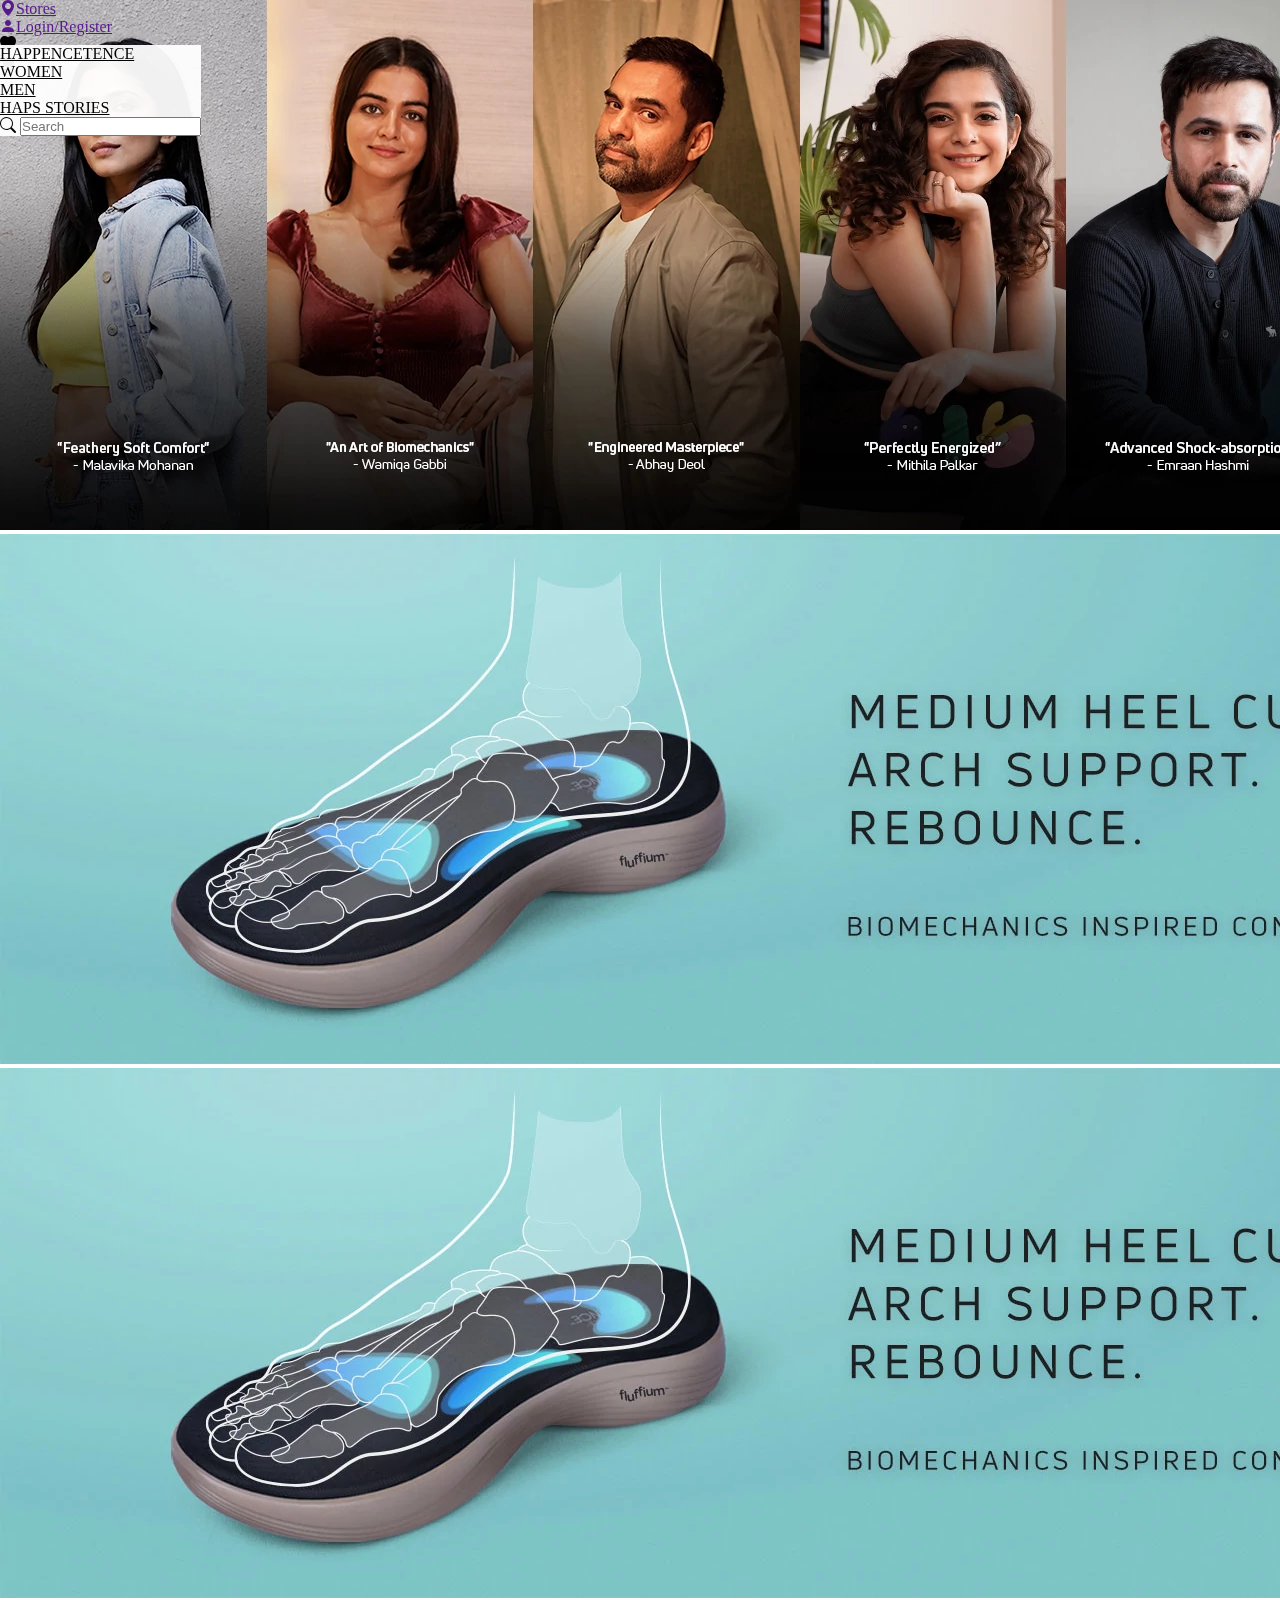
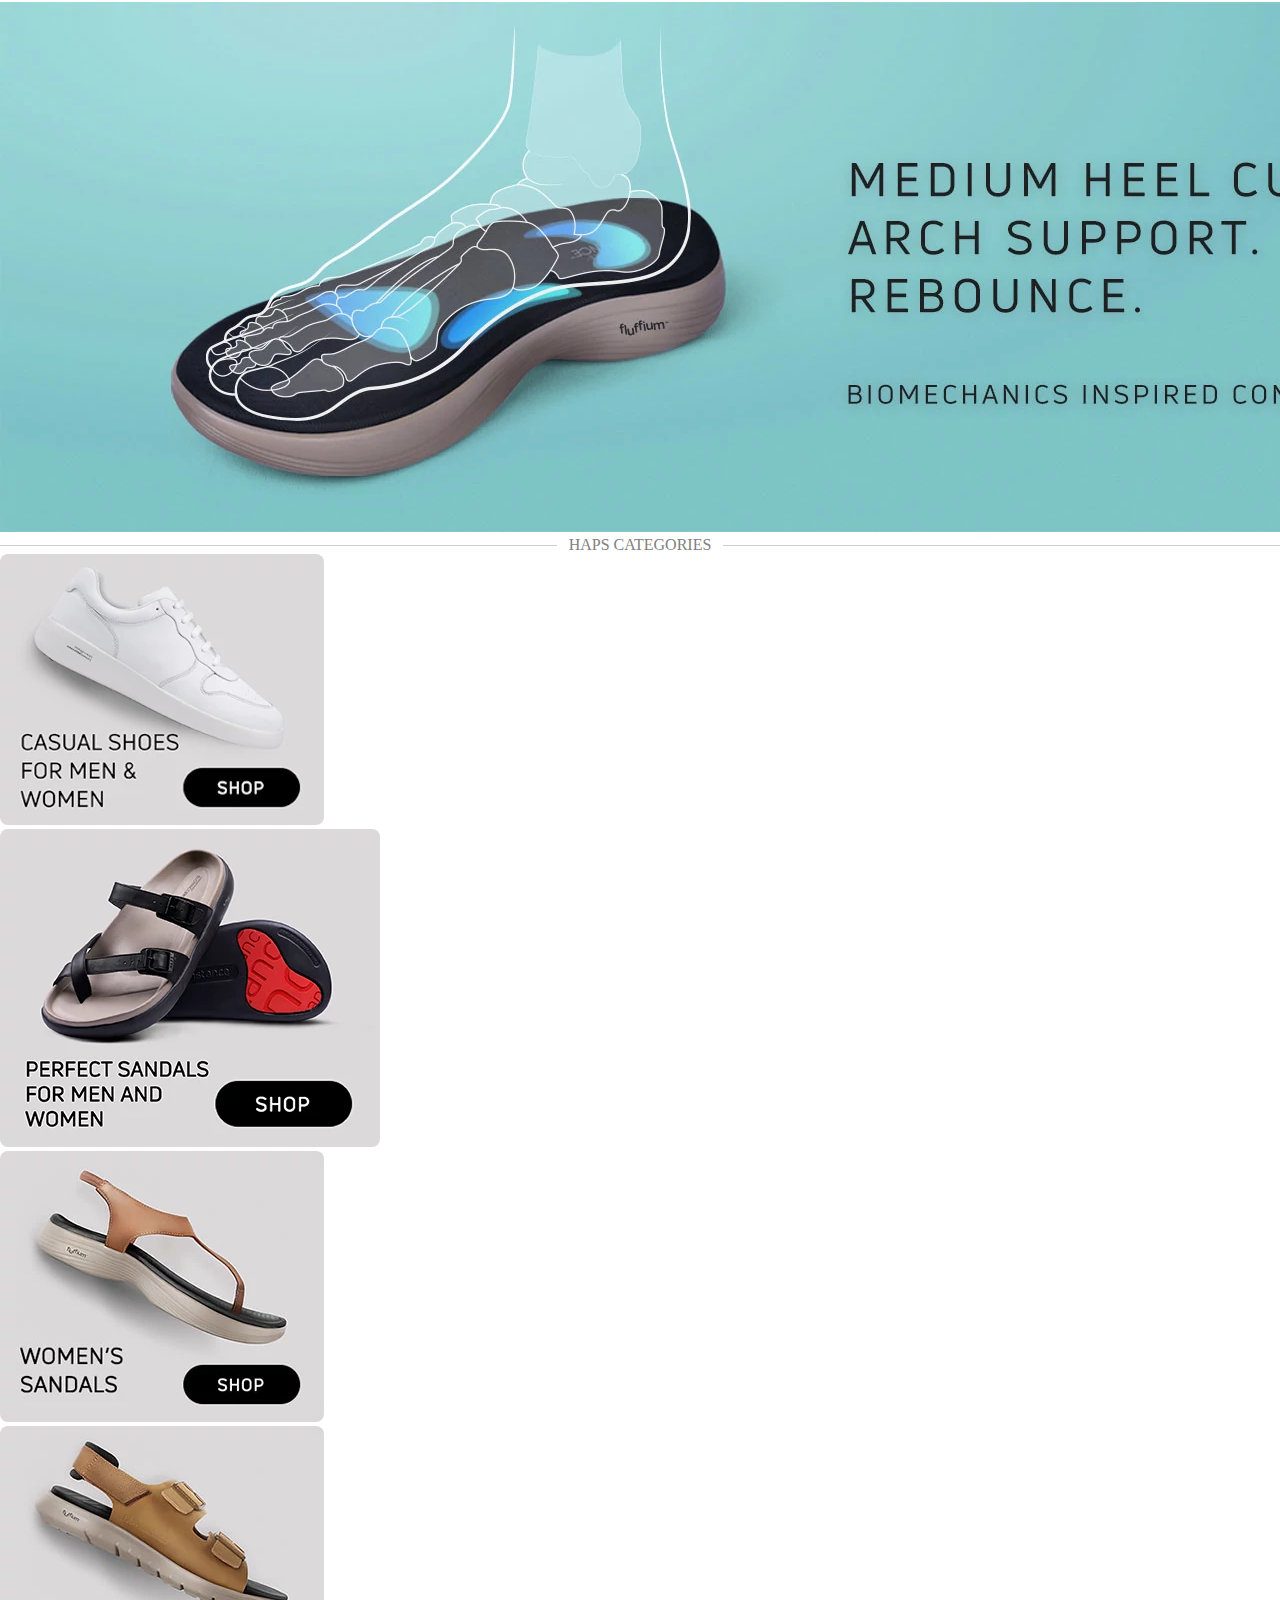
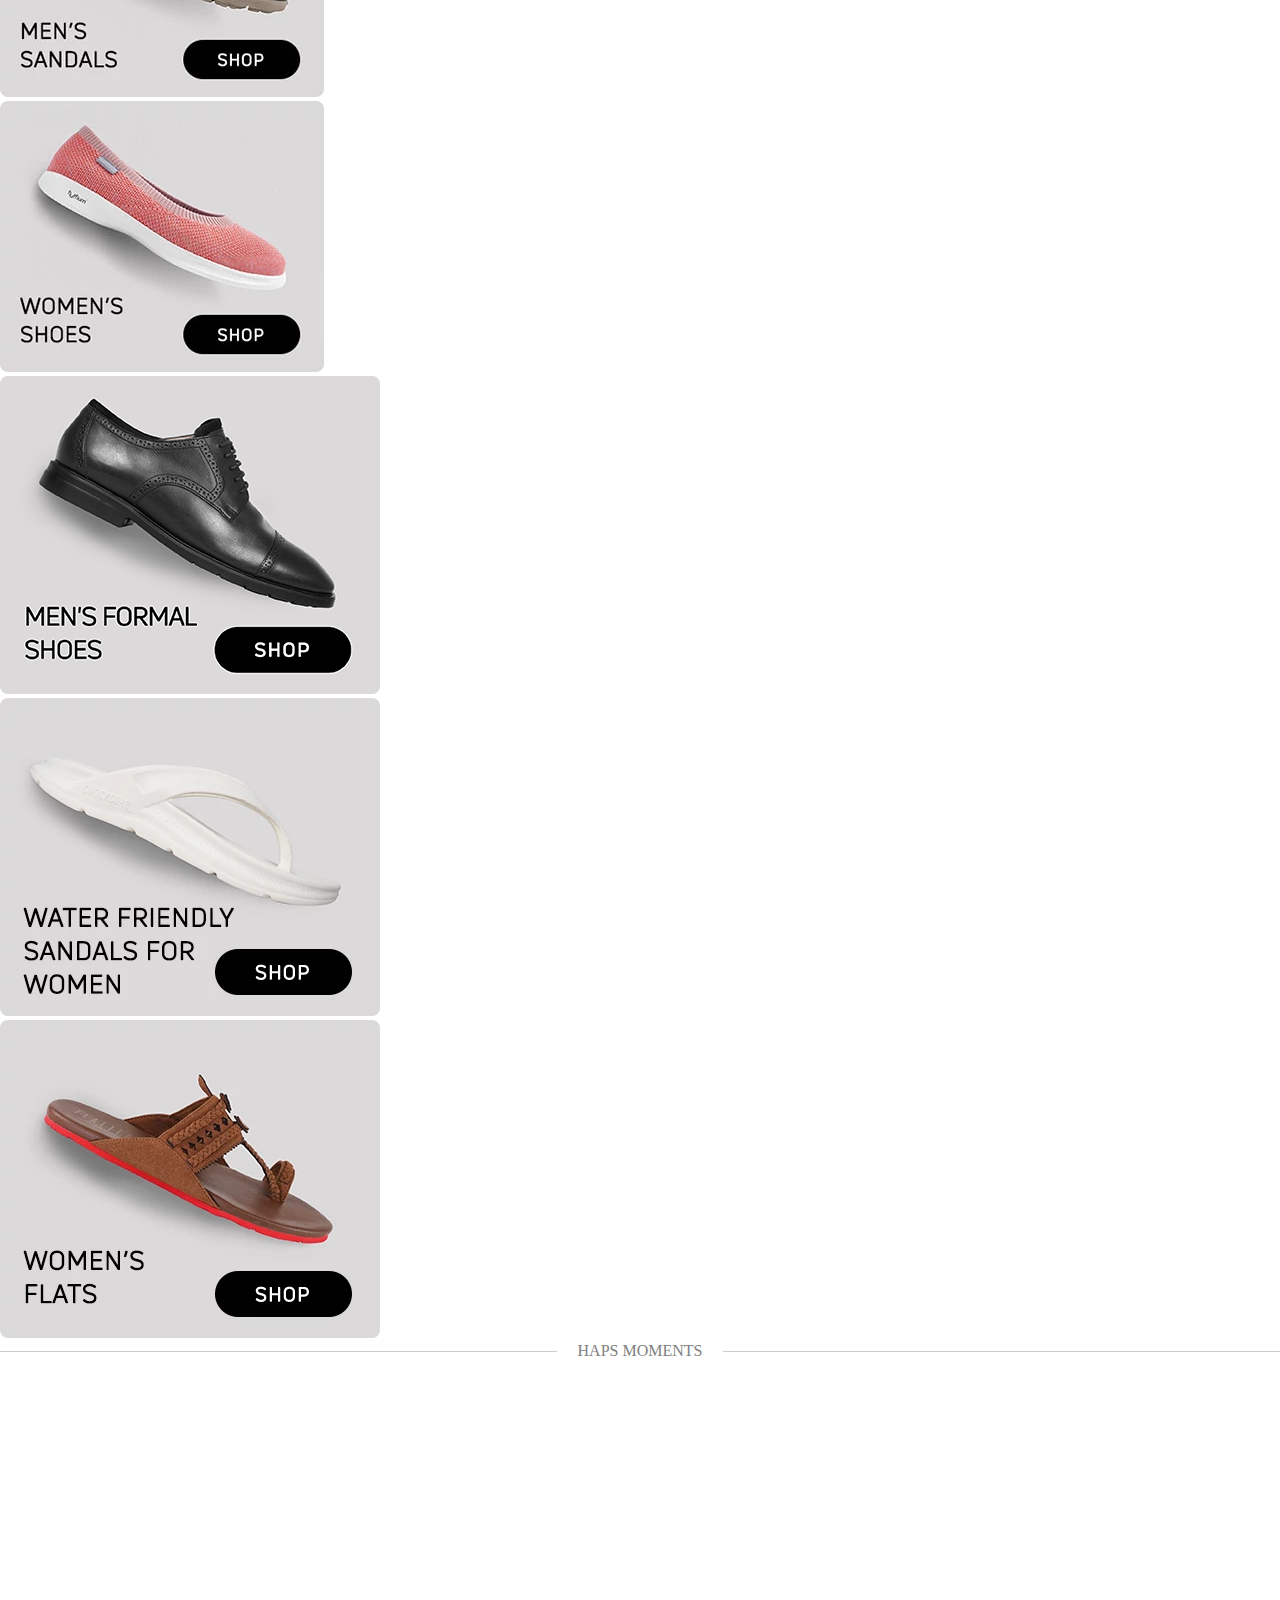
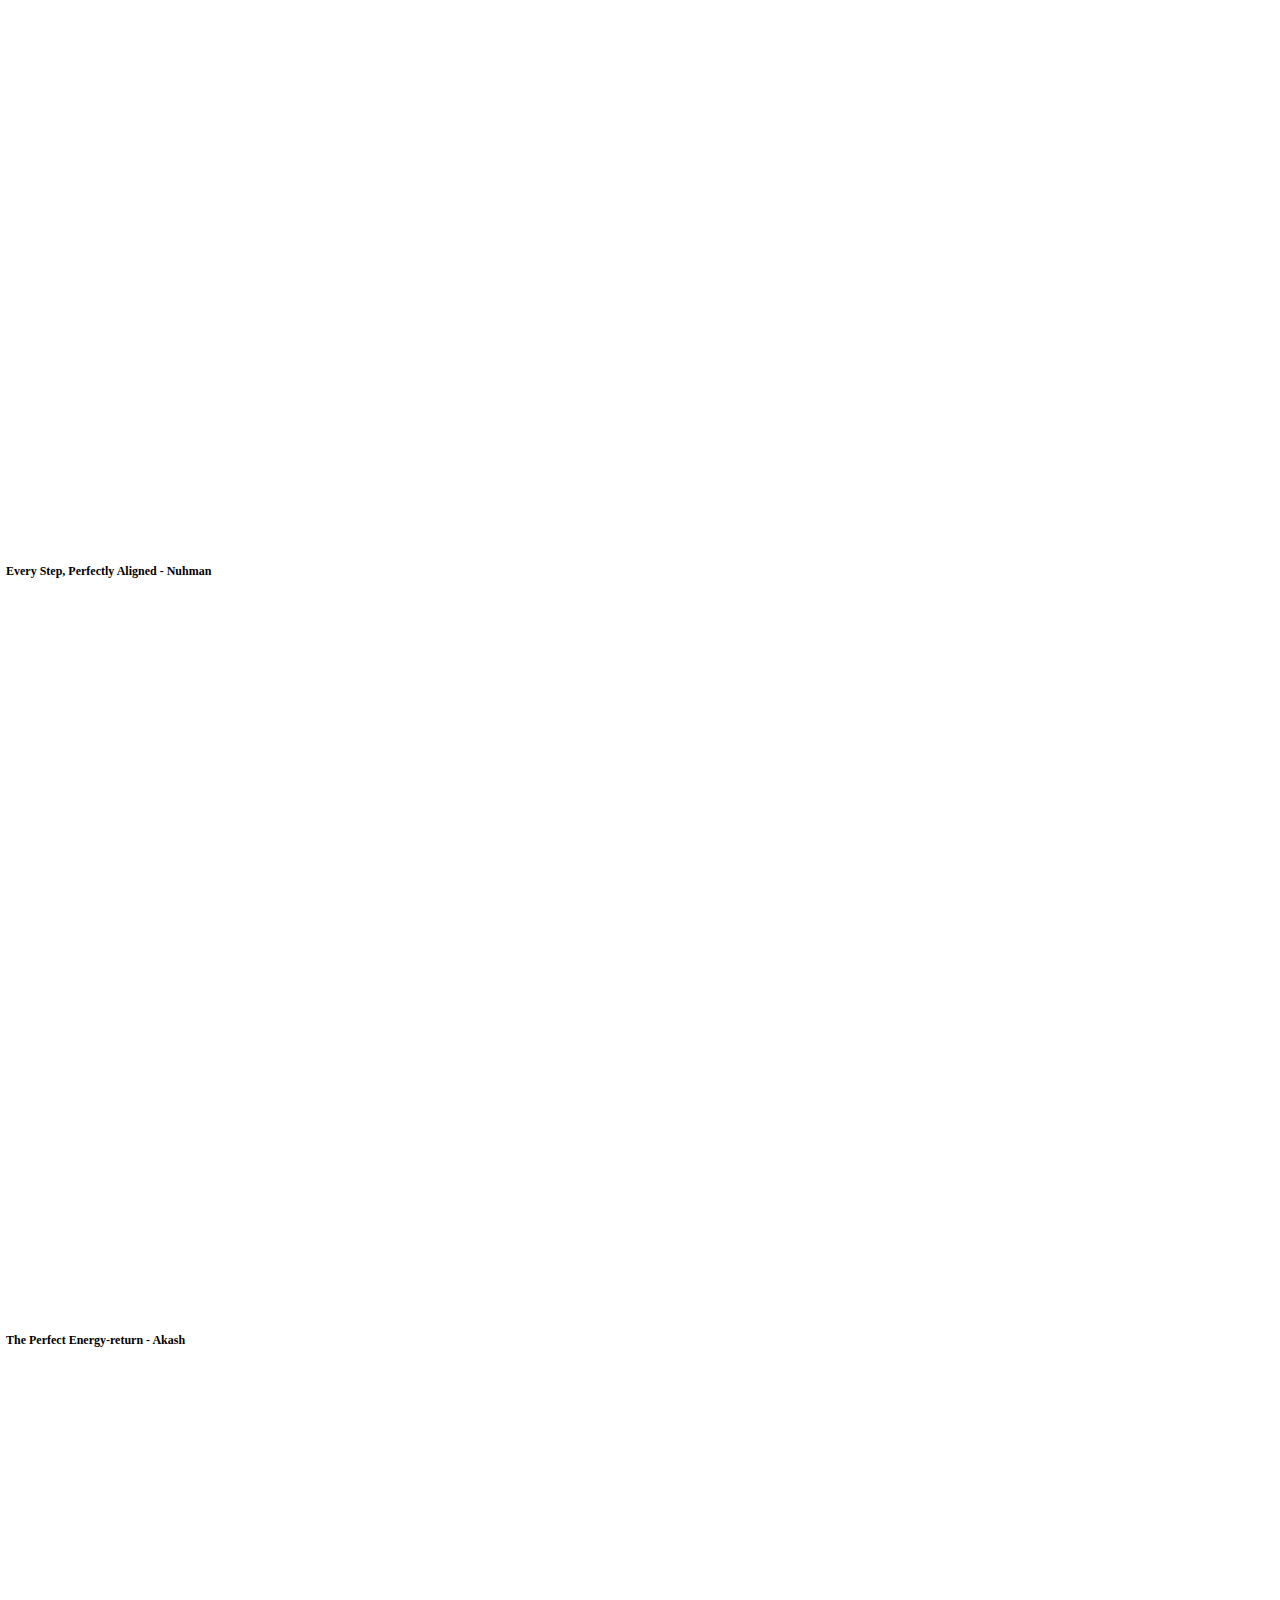
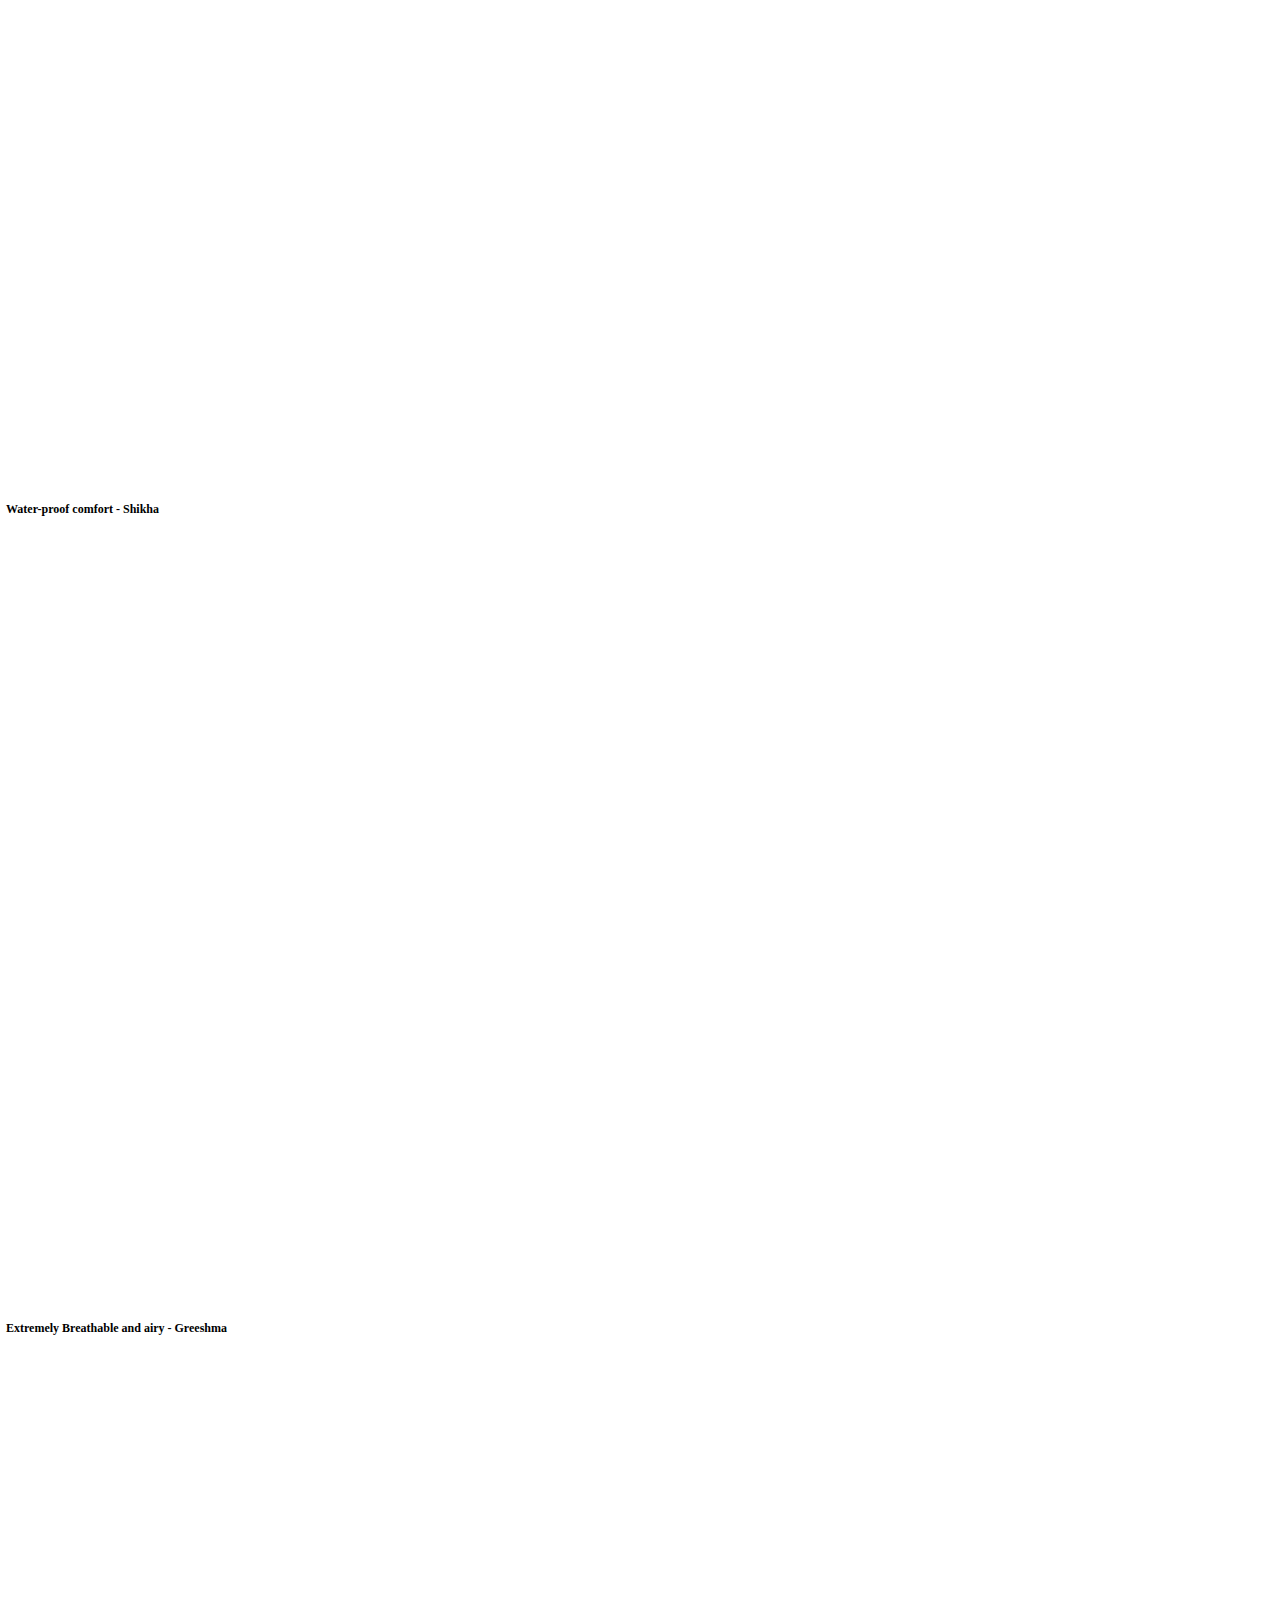
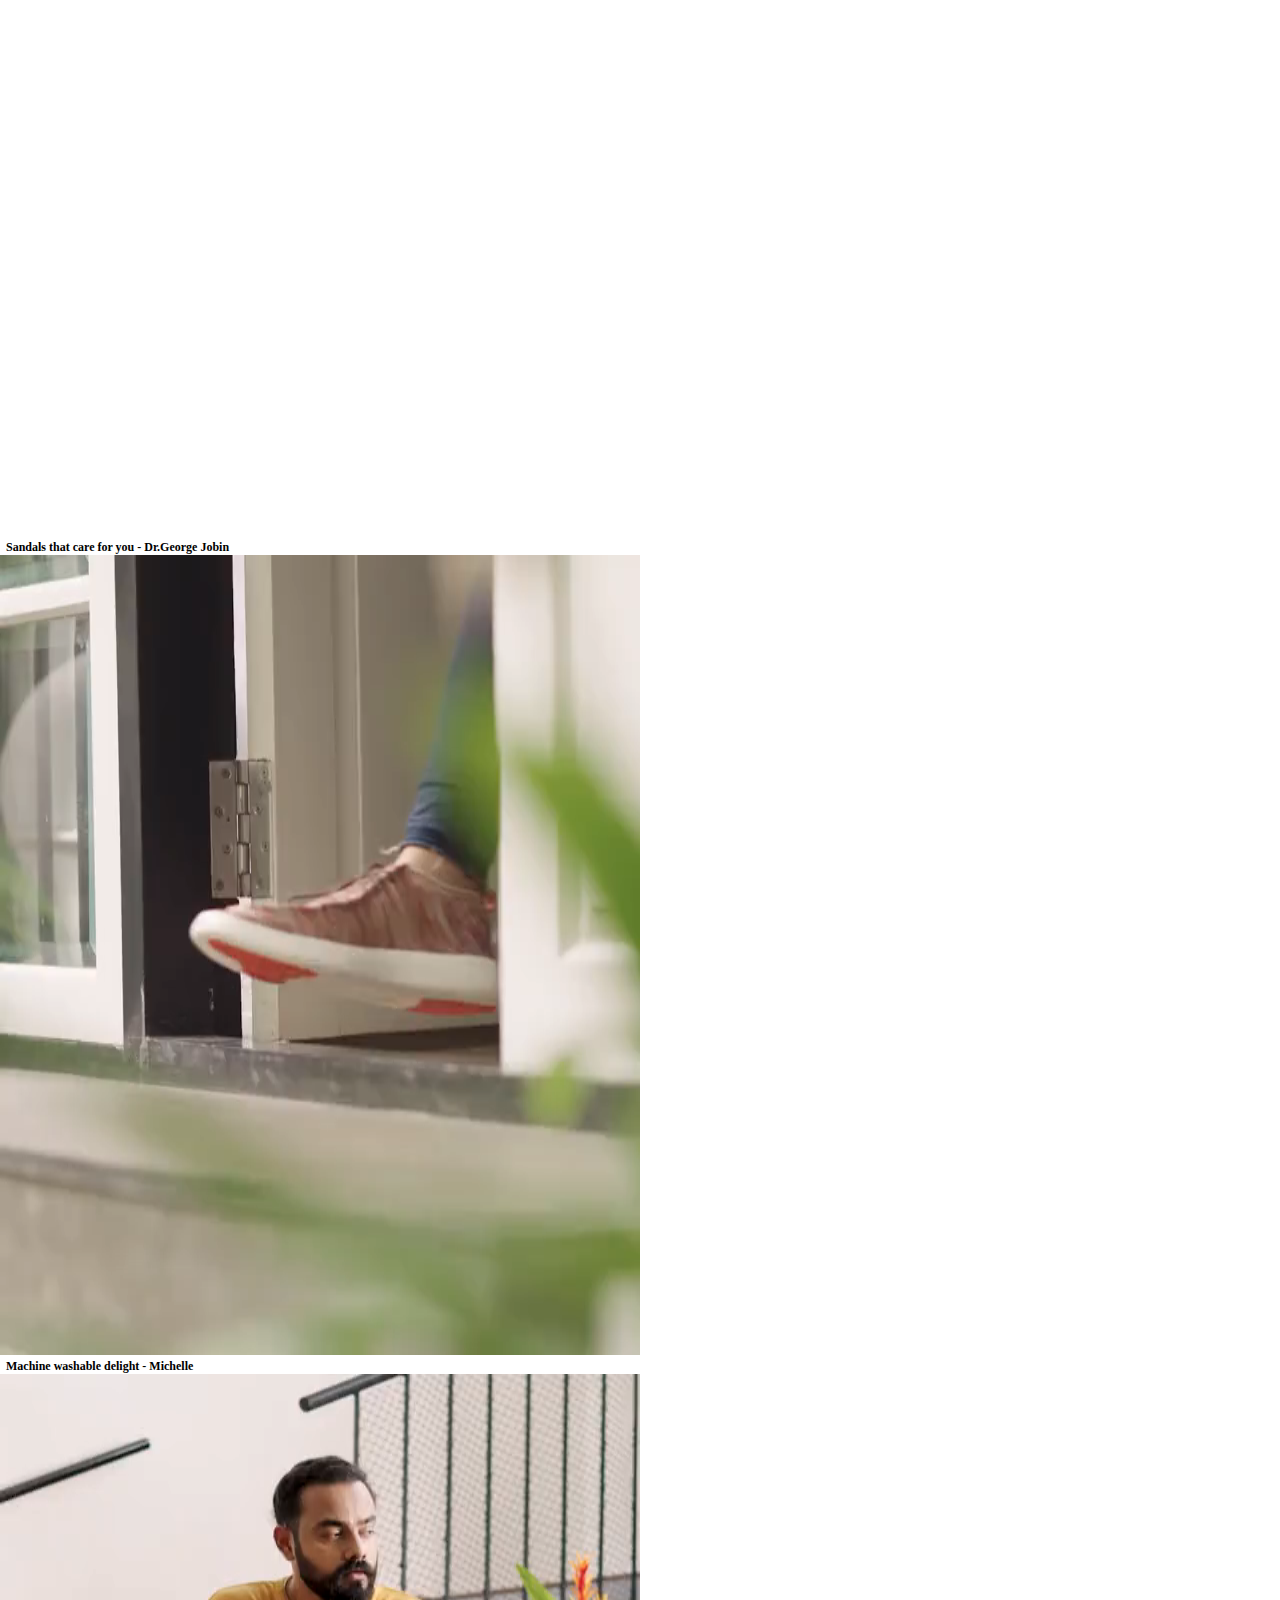
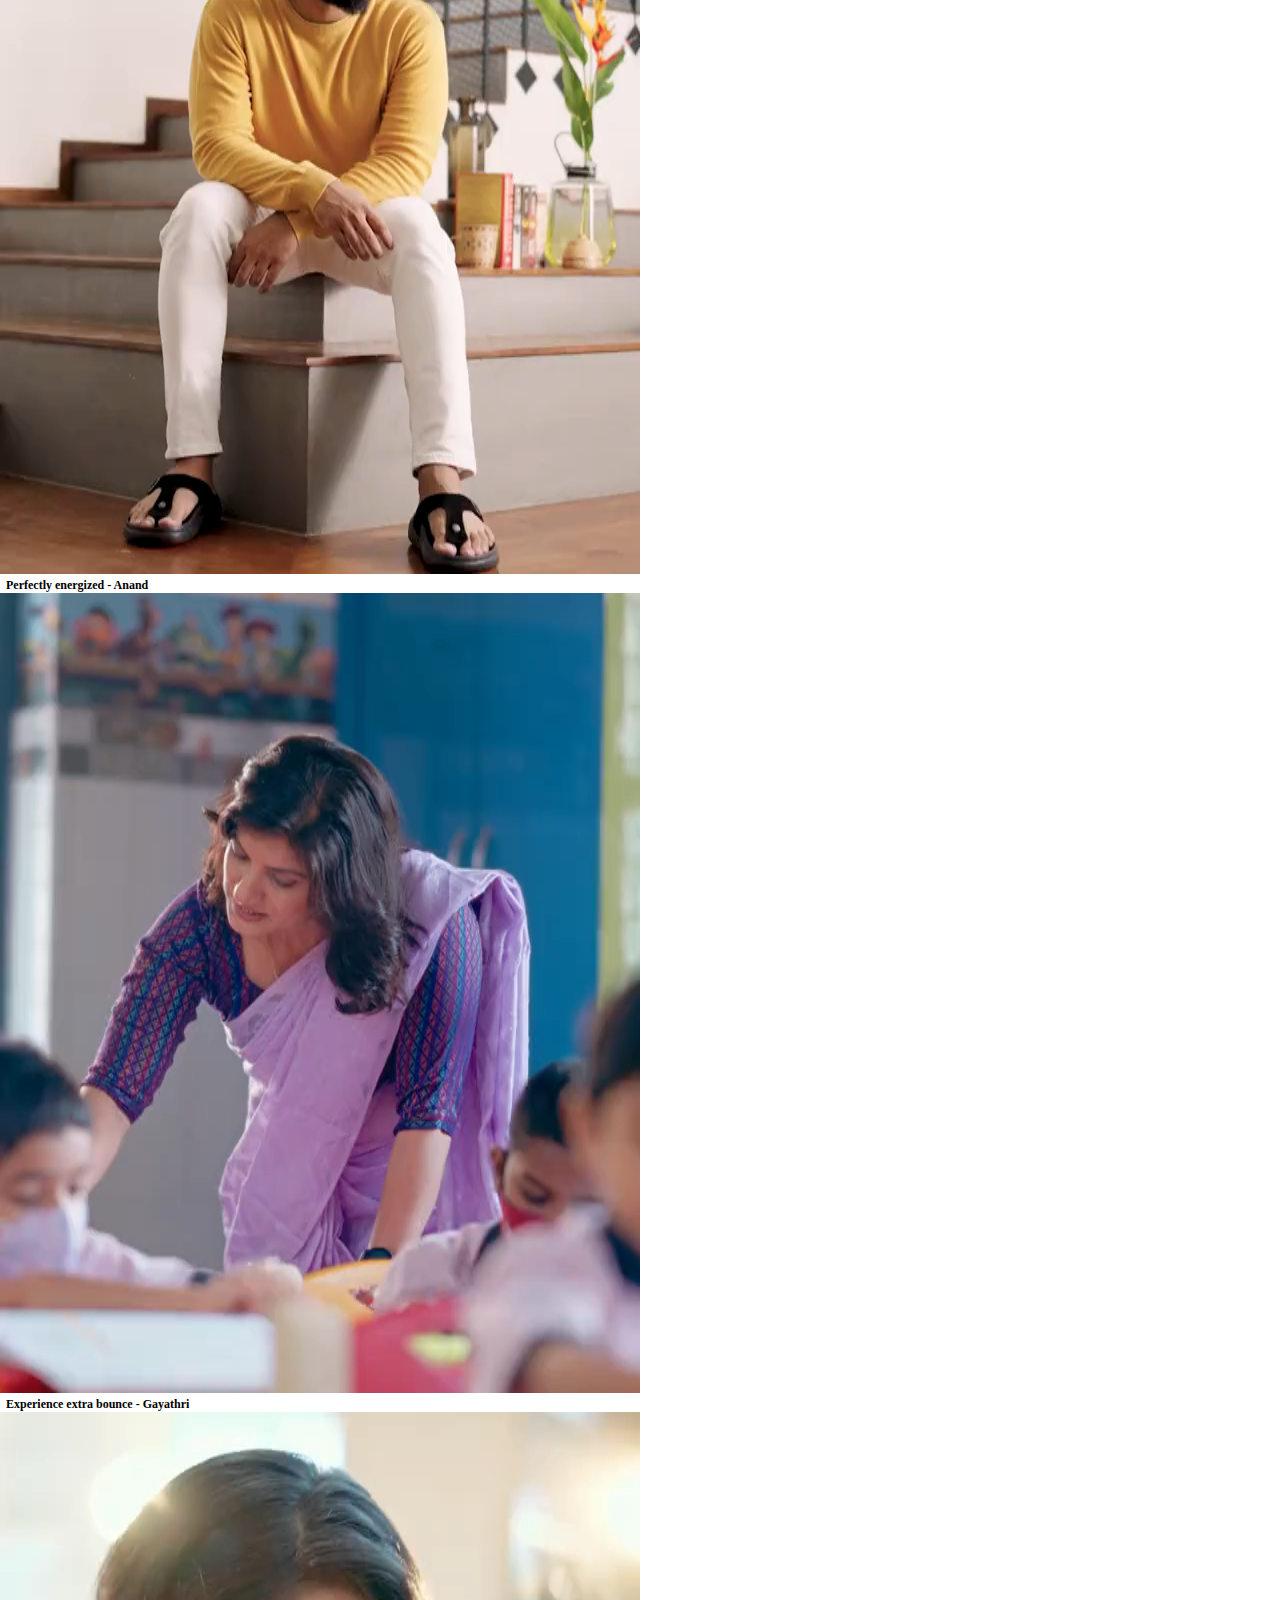
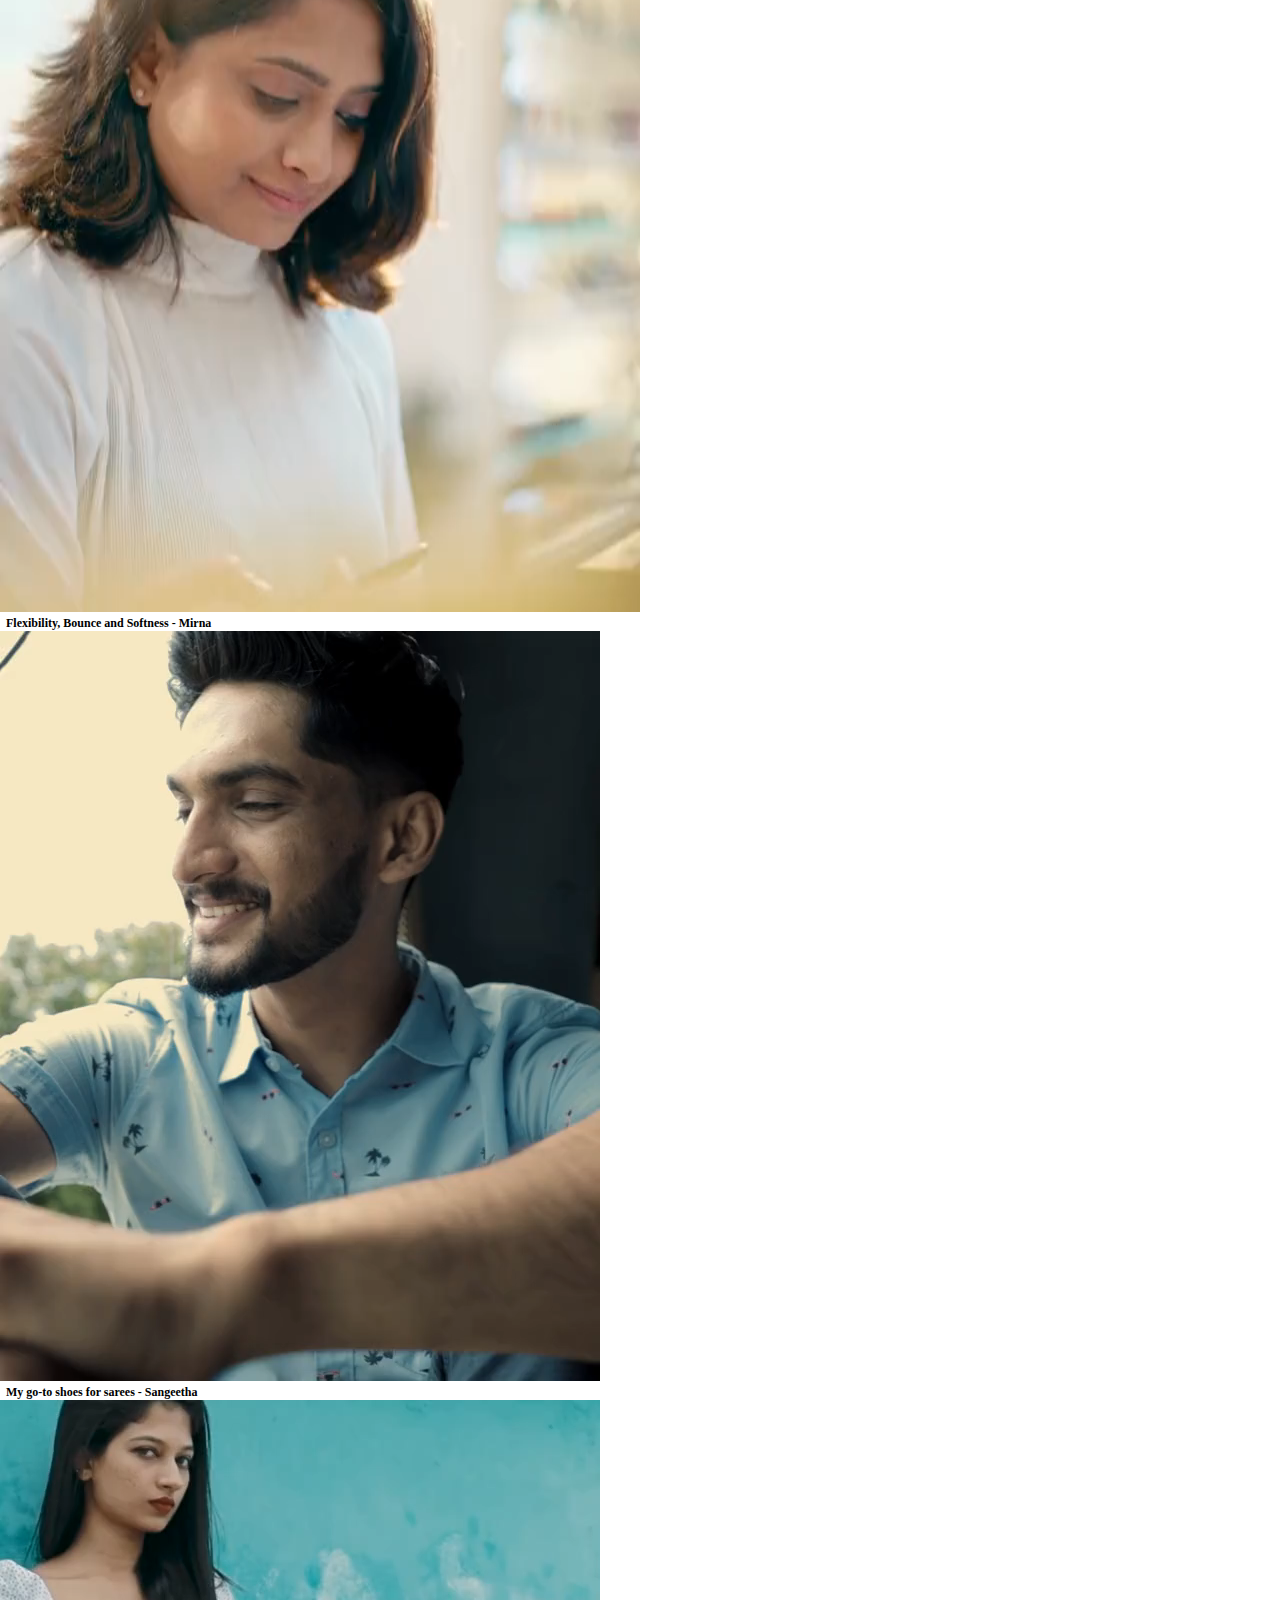
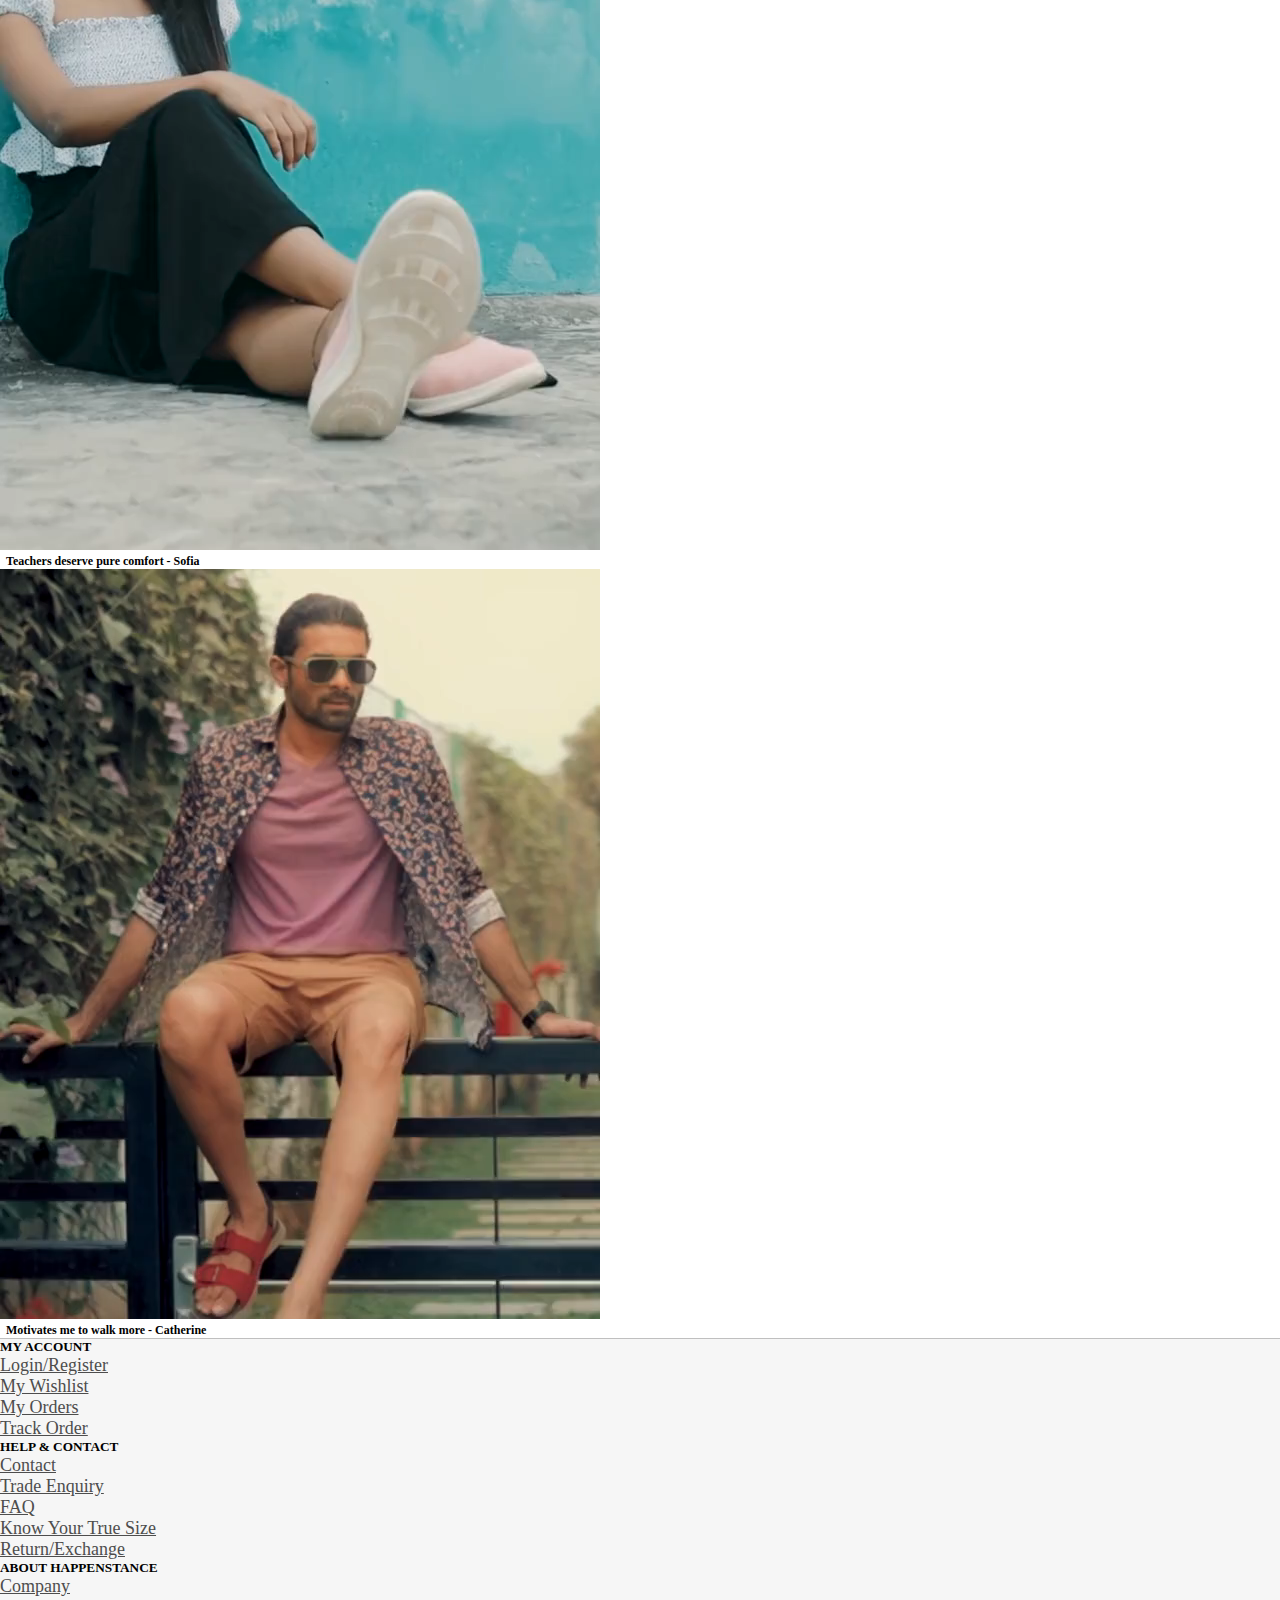
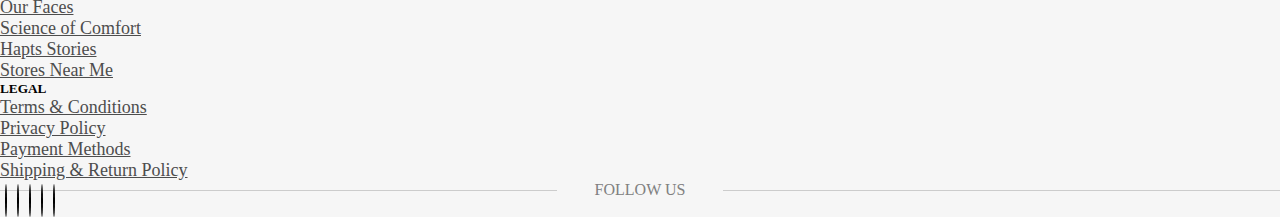
<file: Happanstance Website Template/index.html>
<!DOCTYPE html>
<html lang="en">
<head>
    <meta charset="UTF-8">
    <meta name="viewport" content="width=device-width, initial-scale=1.0">
    <!-- CSS File -->
    <link rel="stylesheet" href="style.css">
    <!-- Favicon -->
    <link rel="icon" href="Images/favicon.png">
    <!-- Font Awesome CDN -->
    <link rel="stylesheet" href="https://cdnjs.cloudflare.com/ajax/libs/font-awesome/6.5.1/css/all.min.css" integrity="sha512-DTOQO9RWCH3ppGqcWaEA1BIZOC6xxalwEsw9c2QQeAIftl+Vegovlnee1c9QX4TctnWMn13TZye+giMm8e2LwA==" crossorigin="anonymous" referrerpolicy="no-referrer">
    <!-- Bootstrap File -->
    <link href="https://cdn.jsdelivr.net/npm/bootstrap@5.0.2/dist/css/bootstrap.min.css" rel="stylesheet" integrity="sha384-EVSTQN3/azprG1Anm3QDgpJLIm9Nao0Yz1ztcQTwFspd3yD65VohhpuuCOmLASjC" crossorigin="anonymous">
    <script src="https://cdn.jsdelivr.net/npm/bootstrap@5.0.2/dist/js/bootstrap.bundle.min.js" integrity="sha384-MrcW6ZMFYlzcLA8Nl+NtUVF0sA7MsXsP1UyJoMp4YLEuNSfAP+JcXn/tWtIaxVXM" crossorigin="anonymous"></script>
    <!-- Bootstrap Icon CDN -->
    <link rel="stylesheet" href="https://cdn.jsdelivr.net/npm/bootstrap-icons@1.11.2/font/bootstrap-icons.min.css">
    <title>Happencetence</title>
</head>
<body>
    <header class="bg-dark w-100 header">
        <div class="container d-none d-lg-block">
            <ul class="m-0 list-unstyled d-flex justify-content-end">
                <li class="fs-5"><a href="" class="text-white nav-link"><i class="bi bi-geo-alt-fill me-1"></i>Stores</a></li>
                <li class="fs-5"><a href="" class="text-white nav-link"><i class="bi bi-person-fill me-1"></i>Login/Register</a></li>
                <li class="fs-5"><i class="bi bi-heart-fill nav-link text-light"></i></li>
                <li class="fs-5"><i class="bi bi-cart-fill nav-link text-light"></i></li>
            </ul>
        </div>
    </header>
    <section class="w-100 border-bottom section">
        <div class="container pt-3 pb-3 d-flex justify-content-between align-items-center">
            <div class="logo">
                <a href="" class="nav-link fs-3 fw-bold ps-0">HAPPENCETENCE</a>
            </div>
            <ul class="list-unstyled m-0 d-flex">
                <li class="fw-bold me-3 p-2"><a href="" class="text-decoration-none">WOMEN</a></li>
                <li class="fw-bold me-3 p-2"><a href="" class="text-decoration-none">MEN</a></li>
                <li class="fw-bold me-3 p-2"><a href="" class="text-decoration-none">HAPS STORIES</a></li>
            </ul>
            <div class="inputs d-none d-md-flex align-items-center rounded-pill form-control w-25">
                <i class="bi bi-search me-2"></i>
                <input type="search" placeholder="Search" class="border-0 btn-outline-none w-100" style="outline: none;">
            </div>
        </div>
    </section>
    <!-- Carousel -->
    <section class="mt-5 pt-3">
        <div class="container">
            <div class="carousel slide mt-5 pt-4" data-bs-ride="carousel">
                <div class="carousel-inner">
                    <div class="carousel-item active">
                        <img src="Images/carousel1.webp" alt="" class="w-100">
                   </div>
                   <div class="carousel-item">
                       <img src="Images/carousel2.webp" alt="" class="w-100">
                   </div>
                   <div class="carousel-item">
                       <img src="Images/carousel2.webp" alt="" class="w-100">
                   </div>
                   <div class="carousel-item">
                       <img src="Images/carousel2.webp" alt="" class="w-100">
                   </div>
                </div>
            </div>
        </div>
    </section>
    <header class="container-fluid">
        <div class="container">
            <p class="fw-bold my-3">HAPS CATEGORIES</p>
            <div class="row">
                <div class="col-lg-3 mb-4">
                    <img src="Images/category 1.webp" alt="" class="img-fluid w-100" style="border-radius: 8px;">
                </div>
                <div class="col-lg-3 mb-4">
                    <img src="Images/category 2.webp" alt="" class="img-fluid w-100" style="border-radius: 8px;">
                </div>
                <div class="col-lg-3 mb-4">
                    <img src="Images/category 3.webp" alt="" class="img-fluid w-100" style="border-radius: 8px;">
                </div>
                <div class="col-lg-3 mb-4">
                    <img src="Images/category 4.webp" alt="" class="img-fluid w-100" style="border-radius: 8px;">
                </div>
                <div class="col-lg-3 mb-4">
                    <img src="Images/category 5.webp" alt="" class="img-fluid w-100" style="border-radius: 8px;">
                </div>
                <div class="col-lg-3 mb42">
                    <img src="Images/category 6.png" alt="" class="img-fluid w-100" style="border-radius: 8px;">
                </div>
                <div class="col-lg-3 mb-4">
                    <img src="Images/category 7.webp" alt="" class="img-fluid w-100" style="border-radius: 8px;">
                </div>
                <div class="col-lg-3 mb-4">
                    <img src="Images/category 8.webp" alt="" class="img-fluid w-100" style="border-radius: 8px;">
                </div>
            </div>
        </div>
    </header>
    <div class="container-fluid">
        <div class="container">
            <p class="fw-bold my-3">HAPS MOMENTS</p>
            <div class="row">
                <div class="col-lg-3 mt-3">
                    <video src="Images/video 1.mp4" class="img-fluid w-100 rounded" type="video/mp4" autoplay muted loop></video>
                    <h6>Every Step, Perfectly Aligned - Nuhman</h6>
                </div>
                <div class="col-lg-3 mt-3">
                    <video src="Images/video 2.mp4" class="img-fluid w-100 rounded" type="video/mp4" autoplay muted loop></video>
                    <h6>The Perfect Energy-return - Akash</h6>
                </div>
                <div class="col-lg-3 mt-3">
                    <video src="Images/video 3.mp4" class="img-fluid w-100 rounded" type="video/mp4" autoplay muted loop></video>
                    <h6>Water-proof comfort - Shikha</h6>
                </div>
                <div class="col-lg-3 mt-3">
                    <video src="Images/video 4.mp4" class="img-fluid w-100 rounded" type="video/mp4" autoplay muted loop></video>
                    <h6>Extremely Breathable and airy - Greeshma</h6>
                </div>
                <div class="col-lg-3 mt-3">
                    <video src="Images/video 5.mp4" class="img-fluid w-100 rounded" type="video/mp4" autoplay muted loop></video>
                    <h6>Sandals that care for you - Dr.George Jobin</h6>
                </div>
                <div class="col-lg-3 mt-3">
                    <video src="Images/video 6.mp4" class="img-fluid w-100 rounded" type="video/mp4" autoplay muted loop></video>
                    <h6>Machine washable delight - Michelle</h6>
                </div>
                <div class="col-lg-3 mt-3">
                    <video src="Images/video 7.mp4" class="img-fluid w-100 rounded" type="video/mp4" autoplay muted loop></video>
                    <h6>Perfectly energized - Anand</h6>
                </div>
                <div class="col-lg-3 mt-3">
                    <video src="Images/video 8.mp4" class="img-fluid w-100 rounded" type="video/mp4" autoplay muted loop></video>
                    <h6>Experience extra bounce - Gayathri</h6>
                </div>
                <div class="col-lg-3 mt-3">
                    <video src="Images/video 9.mp4" class="img-fluid w-100 rounded" type="video/mp4" autoplay muted loop></video>
                    <h6>Flexibility, Bounce and Softness - Mirna</h6>
                </div>
                <div class="col-lg-3 mt-3">
                    <video src="Images/video 10.mp4" class="img-fluid w-100 rounded" type="video/mp4" autoplay muted loop></video>
                    <h6>My go-to shoes for sarees - Sangeetha</h6>
                </div>
                <div class="col-lg-3 mt-3">
                    <video src="Images/video 11.mp4" class="img-fluid w-100 rounded" type="video/mp4" autoplay muted loop></video>
                    <h6>Teachers deserve pure comfort - Sofia</h6>
                </div>
                <div class="col-lg-3 mt-3">
                    <video src="Images/video 12.mp4" class="img-fluid w-100 rounded" type="video/mp4" autoplay muted loop></video>
                    <h6>Motivates me to walk more - Catherine</h6>
                </div>
            </div>
        </div>
    </div>
    <footer class="py-4 mt-5">
        <div class="container">
            <div class="row">
                <div class="col-lg-3">
                    <h5 class="fw-bold">MY ACCOUNT</h5>
                    <ul class="list-unstyled mt-3">
                        <li class="mt-2"><a href="" class="text-decoration-none">Login/Register</a></li>
                        <li class="mt-2"><a href="" class="text-decoration-none">My Wishlist</a></li>
                        <li class="mt-2"><a href="" class="text-decoration-none">My Orders</a></li>
                        <li class="mt-2"><a href="" class="text-decoration-none">Track Order</a></li>
                    </ul>
                </div>
                <div class="col-lg-3">
                    <h5 class="fw-bold">HELP & CONTACT</h5>
                    <ul class="list-unstyled mt-3">
                        <li class="mt-2"><a href="" class="text-decoration-none">Contact</a></li>
                        <li class="mt-2"><a href="" class="text-decoration-none">Trade Enquiry</a></li>
                        <li class="mt-2"><a href="" class="text-decoration-none">FAQ</a></li>
                        <li class="mt-2"><a href="" class="text-decoration-none">Know Your True Size</a></li>
                        <li class="mt-2"><a href="" class="text-decoration-none">Return/Exchange</a></li>
                    </ul>
                </div>
                <div class="col-lg-3">
                    <h5 class="fw-bold">ABOUT HAPPENSTANCE</h5>
                    <ul class="list-unstyled mt-3">
                        <li class="mt-2"><a href="" class="text-decoration-none">Company</a></li>
                        <li class="mt-2"><a href="" class="text-decoration-none">Our Faces</a></li>
                        <li class="mt-2"><a href="" class="text-decoration-none">Science of Comfort</a></li>
                        <li class="mt-2"><a href="" class="text-decoration-none">Hapts Stories</a></li>
                        <li class="mt-2"><a href="" class="text-decoration-none">Stores Near Me</a></li>
                    </ul>
                </div>
                <div class="col-lg-3">
                    <h5 class="fw-bold">LEGAL</h5>
                    <ul class="list-unstyled mt-3">
                        <li class="mt-2"><a href="" class="text-decoration-none">Terms & Conditions</a></li>
                        <li class="mt-2"><a href="" class="text-decoration-none">Privacy Policy</a></li>
                        <li class="mt-2"><a href="" class="text-decoration-none">Payment Methods</a></li>
                        <li class="mt-2"><a href="" class="text-decoration-none">Shipping & Return Policy</a></li>
                    </ul>
                </div>
            </div>
            <p class="fw-bold my-3">FOLLOW US</p>
            <div class="icons text-center">
                <span><i class="fa-brands fa-facebook-f"></i></span>
                <span><i class="fa-brands fa-instagram"></i></span>
                <span><i class="fa-brands fa-pinterest-p"></i></span>
                <span><i class="fa-brands fa-youtube"></i></span>
                <span><i class="fa-brands fa-twitter"></i></span>
            </div>
        </div>
    </footer>
</body>
</html>
</file>
<file: Happanstance Website Template/style.css>
*{
    padding: 0%;
    margin: 0%;
    box-sizing: border-box;
}
.header{
    z-index: 200;
    top: 0%;
    position: fixed;
    top: 0%;
    height: 46px;
}
.section{
    z-index: 200;
    top: 0%;
    position: fixed;
    top: 5%;
    background-color: rgba(255, 255, 255, 0.945);
}
section ul li a,
.section a{
    color: black;
}
section ul li{
    position: relative;
}
section ul li a::after{
    content: '';
    width: 0%;
    height: 2px;
    background-color: black;
    display: block;
    margin: auto;
    transition: all 0.5s;
    position: absolute;
    bottom: 0%;
    left: 0%;
    right: 0%;
}
section ul li:hover a::after{
    width: 100%;
}
.container-fluid .container p,
footer .container p{
    margin: auto;
    text-align: center;
    color: gray;
    position: relative;
}
.container-fluid .container p::after,
.container-fluid .container p::before,
footer .container p::after,
footer .container p::before{
    content: '';
    height: 1px;
    width: 43.5%;
    background-color: rgb(204, 204, 204);
    display: block;
    margin: auto;
    position: absolute;
    top: 0%;
    bottom: 0%;
}
.container-fluid .container p::after,
footer .container p::after{
    right: 0%;
}
.container-fluid .container p::before,
footer .container p::before{
    left: 0%;
}
.container-fluid h6{
    font-size: 12px;
    margin-left: 6px;
}
footer{
    background-color: rgba(218, 218, 218, 0.24);
    border-top: 1px solid rgba(175, 175, 175, 0.774);
}
footer a{
    color: rgb(77, 77, 77);
    font-size: 18px;
    font-weight: 500;
}
footer .icons span{
    position: relative;
}
footer .icons i{
    height: 45px;
    width: 45px;
    border-radius: 50%;
    text-align: center;
    padding-top: 14px;
    margin: 5px;
    transition: all 0.5s;
    border: 1px solid black;
}
footer .icons i:hover{
    background-color: black;
    color: white;
}
@media(max-width: 480px){
    .section{
        top: 7%;
    }
    .section .logo{
        position: absolute;
        top: -67%;
        width: 100%;
        text-align: center;
    }
    .section .logo a{
        color: white;
    }
    .section ul{
        width: 100%;
        justify-content: space-between;
    }
    .container-fluid .container p::after,
    .container-fluid .container p::before,
    footer .container p::after,
    footer .container p::before{
        width: 32%;
    }
}
</file>
